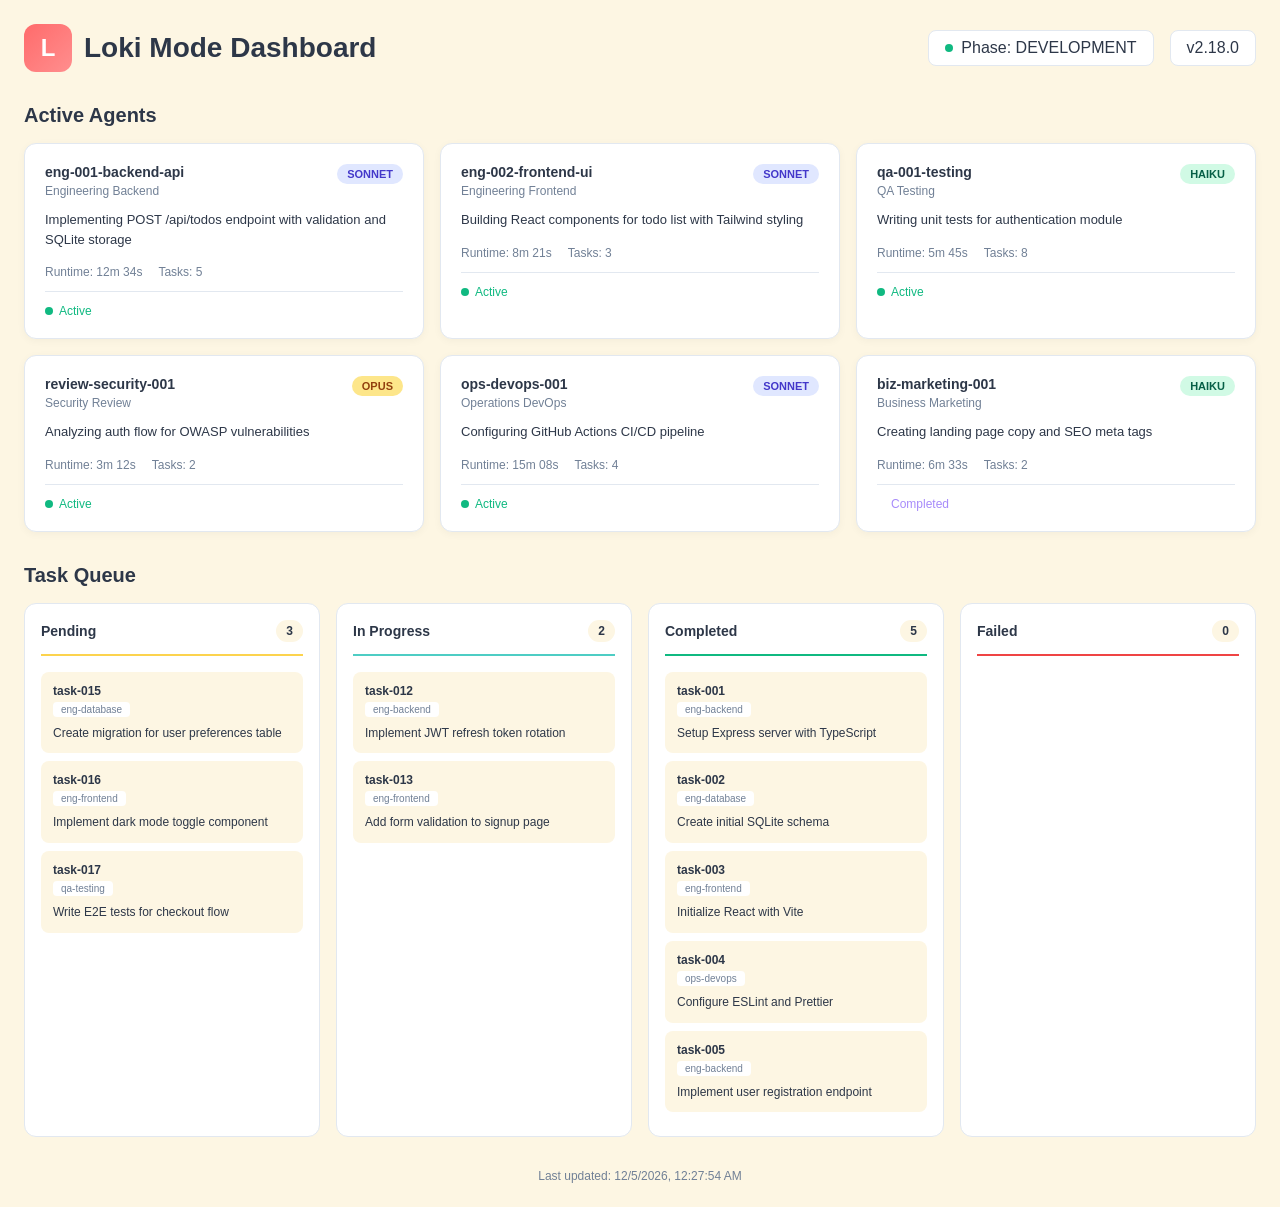
<file: .agent/skills/loki-mode/autonomy/.loki/dashboard/index.html>
<!DOCTYPE html>
<html lang="en">
<head>
    <meta charset="UTF-8">
    <meta name="viewport" content="width=device-width, initial-scale=1.0">
    <title>Loki Mode Dashboard</title>
    <style>
        :root {
            --bg-cream: #FDF6E3;
            --bg-dark: #1a1a2e;
            --coral: #FF6B6B;
            --coral-light: #FF8E8E;
            --teal: #4ECDC4;
            --purple: #A78BFA;
            --yellow: #FCD34D;
            --green: #10B981;
            --red: #EF4444;
            --text-dark: #2D3748;
            --text-light: #718096;
            --card-bg: #FFFFFF;
            --border: #E2E8F0;
        }

        * {
            margin: 0;
            padding: 0;
            box-sizing: border-box;
        }

        body {
            font-family: -apple-system, BlinkMacSystemFont, 'Segoe UI', Roboto, Oxygen, Ubuntu, sans-serif;
            background: var(--bg-cream);
            color: var(--text-dark);
            min-height: 100vh;
            padding: 24px;
        }

        .header {
            display: flex;
            justify-content: space-between;
            align-items: center;
            margin-bottom: 32px;
        }

        .logo {
            display: flex;
            align-items: center;
            gap: 12px;
        }

        .logo-icon {
            width: 48px;
            height: 48px;
            background: linear-gradient(135deg, var(--coral), var(--coral-light));
            border-radius: 12px;
            display: flex;
            align-items: center;
            justify-content: center;
            font-size: 24px;
            color: white;
            font-weight: bold;
        }

        .logo-text {
            font-size: 28px;
            font-weight: 700;
            color: var(--text-dark);
        }

        .status-bar {
            display: flex;
            gap: 16px;
            align-items: center;
        }

        .status-item {
            display: flex;
            align-items: center;
            gap: 8px;
            padding: 8px 16px;
            background: var(--card-bg);
            border-radius: 8px;
            border: 1px solid var(--border);
        }

        .status-dot {
            width: 8px;
            height: 8px;
            border-radius: 50%;
        }

        .status-dot.active { background: var(--green); }
        .status-dot.warning { background: var(--yellow); }
        .status-dot.error { background: var(--red); }

        .section {
            margin-bottom: 32px;
        }

        .section-title {
            font-size: 20px;
            font-weight: 600;
            margin-bottom: 16px;
            color: var(--text-dark);
        }

        .agents-grid {
            display: grid;
            grid-template-columns: repeat(auto-fill, minmax(320px, 1fr));
            gap: 16px;
        }

        .agent-card {
            background: var(--card-bg);
            border-radius: 12px;
            padding: 20px;
            border: 1px solid var(--border);
            box-shadow: 0 2px 8px rgba(0,0,0,0.04);
        }

        .agent-header {
            display: flex;
            justify-content: space-between;
            align-items: flex-start;
            margin-bottom: 12px;
        }

        .agent-id {
            font-weight: 600;
            font-size: 14px;
            color: var(--text-dark);
        }

        .agent-type {
            font-size: 12px;
            color: var(--text-light);
            margin-top: 4px;
        }

        .model-badge {
            padding: 4px 10px;
            border-radius: 12px;
            font-size: 11px;
            font-weight: 600;
            text-transform: uppercase;
        }

        .model-badge.sonnet {
            background: #E0E7FF;
            color: #4338CA;
        }

        .model-badge.haiku {
            background: #D1FAE5;
            color: #065F46;
        }

        .model-badge.opus {
            background: #FDE68A;
            color: #92400E;
        }

        .agent-work {
            font-size: 13px;
            color: var(--text-dark);
            line-height: 1.5;
            margin-bottom: 16px;
        }

        .agent-stats {
            display: flex;
            gap: 16px;
            font-size: 12px;
            color: var(--text-light);
        }

        .stat {
            display: flex;
            align-items: center;
            gap: 4px;
        }

        .agent-status {
            display: flex;
            align-items: center;
            gap: 6px;
            font-size: 12px;
            margin-top: 12px;
            padding-top: 12px;
            border-top: 1px solid var(--border);
        }

        .status-active {
            color: var(--green);
        }

        .status-completed {
            color: var(--purple);
        }

        /* Task Queue Section */
        .queue-columns {
            display: grid;
            grid-template-columns: repeat(4, 1fr);
            gap: 16px;
        }

        .queue-column {
            background: var(--card-bg);
            border-radius: 12px;
            padding: 16px;
            border: 1px solid var(--border);
            min-height: 300px;
        }

        .queue-header {
            display: flex;
            justify-content: space-between;
            align-items: center;
            margin-bottom: 16px;
            padding-bottom: 12px;
            border-bottom: 2px solid var(--border);
        }

        .queue-title {
            font-weight: 600;
            font-size: 14px;
        }

        .queue-count {
            background: var(--bg-cream);
            padding: 4px 10px;
            border-radius: 12px;
            font-size: 12px;
            font-weight: 600;
        }

        .queue-column.pending .queue-header { border-color: var(--yellow); }
        .queue-column.in-progress .queue-header { border-color: var(--teal); }
        .queue-column.completed .queue-header { border-color: var(--green); }
        .queue-column.failed .queue-header { border-color: var(--red); }

        .task-card {
            background: var(--bg-cream);
            border-radius: 8px;
            padding: 12px;
            margin-bottom: 8px;
            font-size: 12px;
        }

        .task-id {
            font-weight: 600;
            color: var(--text-dark);
            margin-bottom: 4px;
        }

        .task-type {
            display: inline-block;
            padding: 2px 8px;
            background: var(--card-bg);
            border-radius: 4px;
            font-size: 10px;
            color: var(--text-light);
            margin-bottom: 8px;
        }

        .task-desc {
            color: var(--text-dark);
            line-height: 1.4;
        }

        .last-updated {
            text-align: center;
            color: var(--text-light);
            font-size: 12px;
            margin-top: 24px;
        }

        @media (max-width: 1024px) {
            .queue-columns {
                grid-template-columns: repeat(2, 1fr);
            }
        }

        @media (max-width: 640px) {
            .queue-columns {
                grid-template-columns: 1fr;
            }
            .agents-grid {
                grid-template-columns: 1fr;
            }
        }
    </style>
</head>
<body>
    <div class="header">
        <div class="logo">
            <div class="logo-icon">L</div>
            <span class="logo-text">Loki Mode Dashboard</span>
        </div>
        <div class="status-bar">
            <div class="status-item">
                <div class="status-dot active"></div>
                <span>Phase: DEVELOPMENT</span>
            </div>
            <div class="status-item">
                <span>v2.18.0</span>
            </div>
        </div>
    </div>

    <div class="section" id="agents-section">
        <h2 class="section-title">Active Agents</h2>
        <div class="agents-grid" id="agents-grid">
            <!-- Agent cards populated by JS -->
        </div>
    </div>

    <div class="section" id="queue-section">
        <h2 class="section-title">Task Queue</h2>
        <div class="queue-columns" id="queue-columns">
            <div class="queue-column pending">
                <div class="queue-header">
                    <span class="queue-title">Pending</span>
                    <span class="queue-count" id="pending-count">0</span>
                </div>
                <div id="pending-tasks"></div>
            </div>
            <div class="queue-column in-progress">
                <div class="queue-header">
                    <span class="queue-title">In Progress</span>
                    <span class="queue-count" id="in-progress-count">0</span>
                </div>
                <div id="in-progress-tasks"></div>
            </div>
            <div class="queue-column completed">
                <div class="queue-header">
                    <span class="queue-title">Completed</span>
                    <span class="queue-count" id="completed-count">0</span>
                </div>
                <div id="completed-tasks"></div>
            </div>
            <div class="queue-column failed">
                <div class="queue-header">
                    <span class="queue-title">Failed</span>
                    <span class="queue-count" id="failed-count">0</span>
                </div>
                <div id="failed-tasks"></div>
            </div>
        </div>
    </div>

    <div class="last-updated" id="last-updated">
        Last updated: --
    </div>

    <script>
        // Demo data for screenshots
        const demoAgents = [
            {
                id: 'eng-001-backend-api',
                type: 'Engineering Backend',
                model: 'sonnet',
                work: 'Implementing POST /api/todos endpoint with validation and SQLite storage',
                runtime: '12m 34s',
                tasks: 5,
                status: 'active'
            },
            {
                id: 'eng-002-frontend-ui',
                type: 'Engineering Frontend',
                model: 'sonnet',
                work: 'Building React components for todo list with Tailwind styling',
                runtime: '8m 21s',
                tasks: 3,
                status: 'active'
            },
            {
                id: 'qa-001-testing',
                type: 'QA Testing',
                model: 'haiku',
                work: 'Writing unit tests for authentication module',
                runtime: '5m 45s',
                tasks: 8,
                status: 'active'
            },
            {
                id: 'review-security-001',
                type: 'Security Review',
                model: 'opus',
                work: 'Analyzing auth flow for OWASP vulnerabilities',
                runtime: '3m 12s',
                tasks: 2,
                status: 'active'
            },
            {
                id: 'ops-devops-001',
                type: 'Operations DevOps',
                model: 'sonnet',
                work: 'Configuring GitHub Actions CI/CD pipeline',
                runtime: '15m 08s',
                tasks: 4,
                status: 'active'
            },
            {
                id: 'biz-marketing-001',
                type: 'Business Marketing',
                model: 'haiku',
                work: 'Creating landing page copy and SEO meta tags',
                runtime: '6m 33s',
                tasks: 2,
                status: 'completed'
            }
        ];

        const demoTasks = {
            pending: [
                { id: 'task-015', type: 'eng-database', desc: 'Create migration for user preferences table' },
                { id: 'task-016', type: 'eng-frontend', desc: 'Implement dark mode toggle component' },
                { id: 'task-017', type: 'qa-testing', desc: 'Write E2E tests for checkout flow' }
            ],
            inProgress: [
                { id: 'task-012', type: 'eng-backend', desc: 'Implement JWT refresh token rotation' },
                { id: 'task-013', type: 'eng-frontend', desc: 'Add form validation to signup page' }
            ],
            completed: [
                { id: 'task-001', type: 'eng-backend', desc: 'Setup Express server with TypeScript' },
                { id: 'task-002', type: 'eng-database', desc: 'Create initial SQLite schema' },
                { id: 'task-003', type: 'eng-frontend', desc: 'Initialize React with Vite' },
                { id: 'task-004', type: 'ops-devops', desc: 'Configure ESLint and Prettier' },
                { id: 'task-005', type: 'eng-backend', desc: 'Implement user registration endpoint' }
            ],
            failed: []
        };

        function renderAgents() {
            const grid = document.getElementById('agents-grid');
            grid.innerHTML = demoAgents.map(agent => `
                <div class="agent-card">
                    <div class="agent-header">
                        <div>
                            <div class="agent-id">${agent.id}</div>
                            <div class="agent-type">${agent.type}</div>
                        </div>
                        <span class="model-badge ${agent.model}">${agent.model}</span>
                    </div>
                    <div class="agent-work">${agent.work}</div>
                    <div class="agent-stats">
                        <span class="stat">Runtime: ${agent.runtime}</span>
                        <span class="stat">Tasks: ${agent.tasks}</span>
                    </div>
                    <div class="agent-status ${agent.status === 'active' ? 'status-active' : 'status-completed'}">
                        <div class="status-dot ${agent.status === 'active' ? 'active' : ''}"></div>
                        ${agent.status === 'active' ? 'Active' : 'Completed'}
                    </div>
                </div>
            `).join('');
        }

        function renderTasks() {
            const renderTaskList = (tasks, containerId) => {
                const container = document.getElementById(containerId);
                container.innerHTML = tasks.map(task => `
                    <div class="task-card">
                        <div class="task-id">${task.id}</div>
                        <span class="task-type">${task.type}</span>
                        <div class="task-desc">${task.desc}</div>
                    </div>
                `).join('');
            };

            renderTaskList(demoTasks.pending, 'pending-tasks');
            renderTaskList(demoTasks.inProgress, 'in-progress-tasks');
            renderTaskList(demoTasks.completed.slice(0, 5), 'completed-tasks');
            renderTaskList(demoTasks.failed, 'failed-tasks');

            document.getElementById('pending-count').textContent = demoTasks.pending.length;
            document.getElementById('in-progress-count').textContent = demoTasks.inProgress.length;
            document.getElementById('completed-count').textContent = demoTasks.completed.length;
            document.getElementById('failed-count').textContent = demoTasks.failed.length;
        }

        function updateTimestamp() {
            const now = new Date().toLocaleString();
            document.getElementById('last-updated').textContent = `Last updated: ${now}`;
        }

        // Initial render
        renderAgents();
        renderTasks();
        updateTimestamp();

        // Auto-refresh every 3 seconds (in production, would fetch real data)
        setInterval(updateTimestamp, 3000);
    </script>
</body>
</html>
</file>
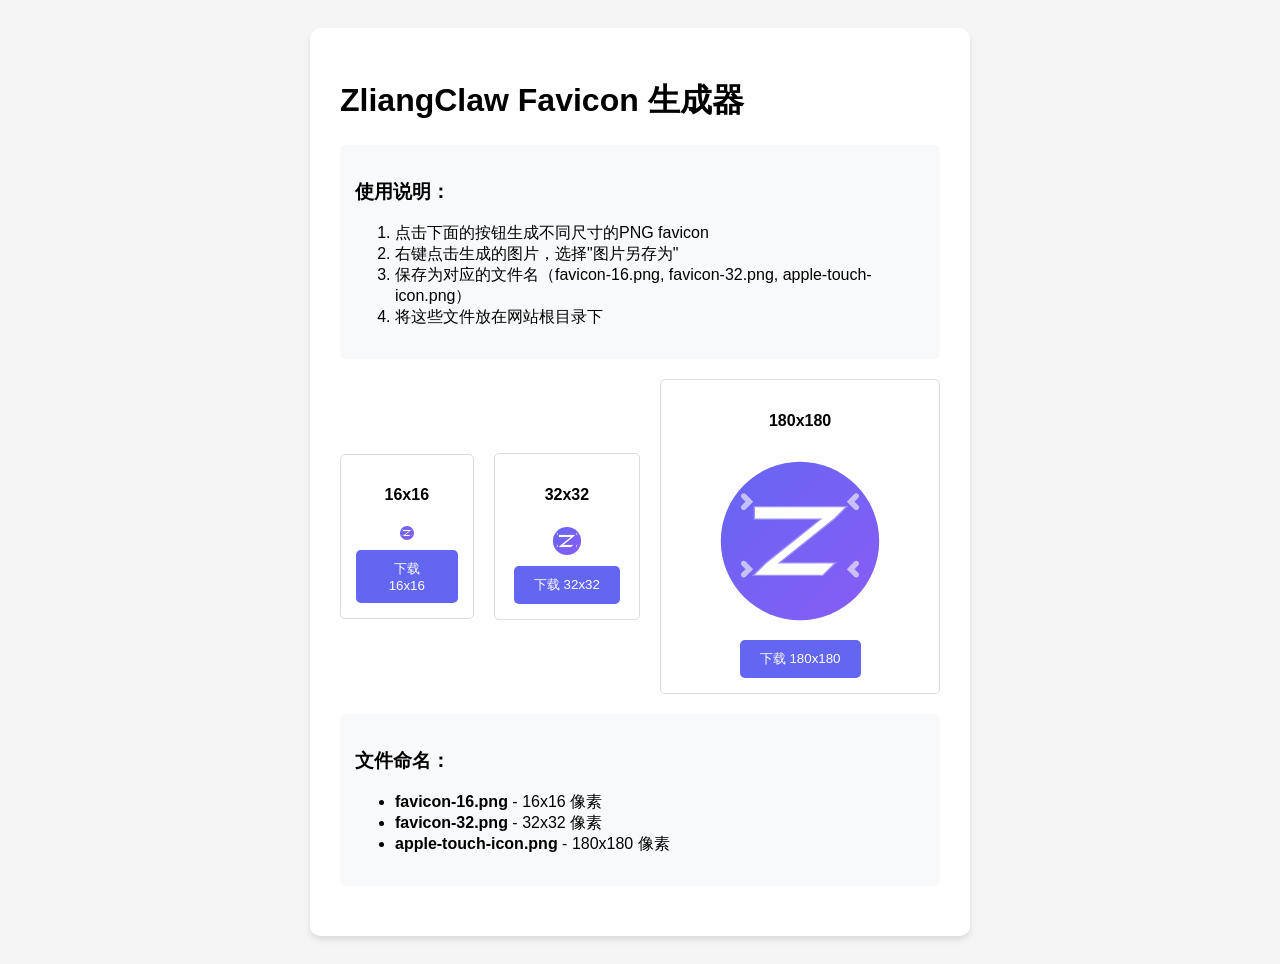
<file: favicon-generator.html>
<!DOCTYPE html>
<html lang="zh-CN">
<head>
    <meta charset="UTF-8">
    <meta name="viewport" content="width=device-width, initial-scale=1.0">
    <title>Favicon 生成器</title>
    <style>
        body {
            font-family: Arial, sans-serif;
            padding: 20px;
            background: #f5f5f5;
        }
        .container {
            max-width: 600px;
            margin: 0 auto;
            background: white;
            padding: 30px;
            border-radius: 10px;
            box-shadow: 0 4px 6px rgba(0,0,0,0.1);
        }
        .favicon-preview {
            display: flex;
            gap: 20px;
            margin: 20px 0;
            align-items: center;
        }
        .size-preview {
            text-align: center;
            padding: 10px;
            border: 1px solid #ddd;
            border-radius: 5px;
        }
        .size-preview img {
            image-rendering: pixelated;
            image-rendering: -moz-crisp-edges;
            image-rendering: crisp-edges;
        }
        button {
            background: #6366f1;
            color: white;
            border: none;
            padding: 10px 20px;
            border-radius: 5px;
            cursor: pointer;
            margin: 5px;
        }
        button:hover {
            background: #4f46e5;
        }
        .instructions {
            background: #f8f9fa;
            padding: 15px;
            border-radius: 5px;
            margin: 20px 0;
        }
    </style>
</head>
<body>
    <div class="container">
        <h1>ZliangClaw Favicon 生成器</h1>
        
        <div class="instructions">
            <h3>使用说明：</h3>
            <ol>
                <li>点击下面的按钮生成不同尺寸的PNG favicon</li>
                <li>右键点击生成的图片，选择"图片另存为"</li>
                <li>保存为对应的文件名（favicon-16.png, favicon-32.png, apple-touch-icon.png）</li>
                <li>将这些文件放在网站根目录下</li>
            </ol>
        </div>

        <div class="favicon-preview">
            <div class="size-preview">
                <h4>16x16</h4>
                <canvas id="favicon16" width="16" height="16"></canvas>
                <button onclick="downloadFavicon(16)">下载 16x16</button>
            </div>
            
            <div class="size-preview">
                <h4>32x32</h4>
                <canvas id="favicon32" width="32" height="32"></canvas>
                <button onclick="downloadFavicon(32)">下载 32x32</button>
            </div>
            
            <div class="size-preview">
                <h4>180x180</h4>
                <canvas id="appleTouch" width="180" height="180"></canvas>
                <button onclick="downloadFavicon(180)">下载 180x180</button>
            </div>
        </div>

        <div class="instructions">
            <h3>文件命名：</h3>
            <ul>
                <li><strong>favicon-16.png</strong> - 16x16 像素</li>
                <li><strong>favicon-32.png</strong> - 32x32 像素</li>
                <li><strong>apple-touch-icon.png</strong> - 180x180 像素</li>
            </ul>
        </div>
    </div>

    <script>
        function drawFavicon(canvas, size) {
            const ctx = canvas.getContext('2d');
            
            // Clear canvas
            ctx.clearRect(0, 0, size, size);
            
            // Create gradient background
            const gradient = ctx.createLinearGradient(0, 0, size, size);
            gradient.addColorStop(0, '#6366f1');
            gradient.addColorStop(1, '#8b5cf6');
            
            // Draw circle background
            ctx.beginPath();
            ctx.arc(size/2, size/2, size * 0.44, 0, 2 * Math.PI);
            ctx.fillStyle = gradient;
            ctx.fill();
            
            // Draw "Z" letter
            ctx.fillStyle = '#ffffff';
            ctx.strokeStyle = 'rgba(255,255,255,0.3)';
            ctx.lineWidth = size * 0.015;
            
            const scale = size / 32;
            const zPath = [
                [8, 10], [24, 10], [22, 12], [12, 20], [22, 20], [20, 22], [8, 22], [10, 20], [20, 12], [8, 12]
            ];
            
            ctx.beginPath();
            ctx.moveTo(zPath[0][0] * scale, zPath[0][1] * scale);
            for (let i = 1; i < zPath.length; i++) {
                ctx.lineTo(zPath[i][0] * scale, zPath[i][1] * scale);
            }
            ctx.closePath();
            ctx.fill();
            ctx.stroke();
            
            // Draw claw accents
            ctx.strokeStyle = 'rgba(255,255,255,0.6)';
            ctx.lineWidth = size * 0.03;
            ctx.lineCap = 'round';
            
            const claws = [
                [[6, 8], [7, 9], [6, 10]],
                [[26, 8], [25, 9], [26, 10]],
                [[6, 22], [7, 21], [6, 20]],
                [[26, 22], [25, 21], [26, 20]]
            ];
            
            claws.forEach(claw => {
                ctx.beginPath();
                ctx.moveTo(claw[0][0] * scale, claw[0][1] * scale);
                ctx.lineTo(claw[1][0] * scale, claw[1][1] * scale);
                ctx.lineTo(claw[2][0] * scale, claw[2][1] * scale);
                ctx.stroke();
            });
        }
        
        function downloadFavicon(size) {
            const canvas = document.getElementById(`favicon${size}`) || document.getElementById('appleTouch');
            const link = document.createElement('a');
            const filename = size === 16 ? 'favicon-16.png' : 
                           size === 32 ? 'favicon-32.png' : 
                           'apple-touch-icon.png';
            
            link.download = filename;
            link.href = canvas.toDataURL();
            link.click();
        }
        
        // Initialize canvases
        window.onload = function() {
            drawFavicon(document.getElementById('favicon16'), 16);
            drawFavicon(document.getElementById('favicon32'), 32);
            drawFavicon(document.getElementById('appleTouch'), 180);
        };
    </script>
</body>
</html>
</file>
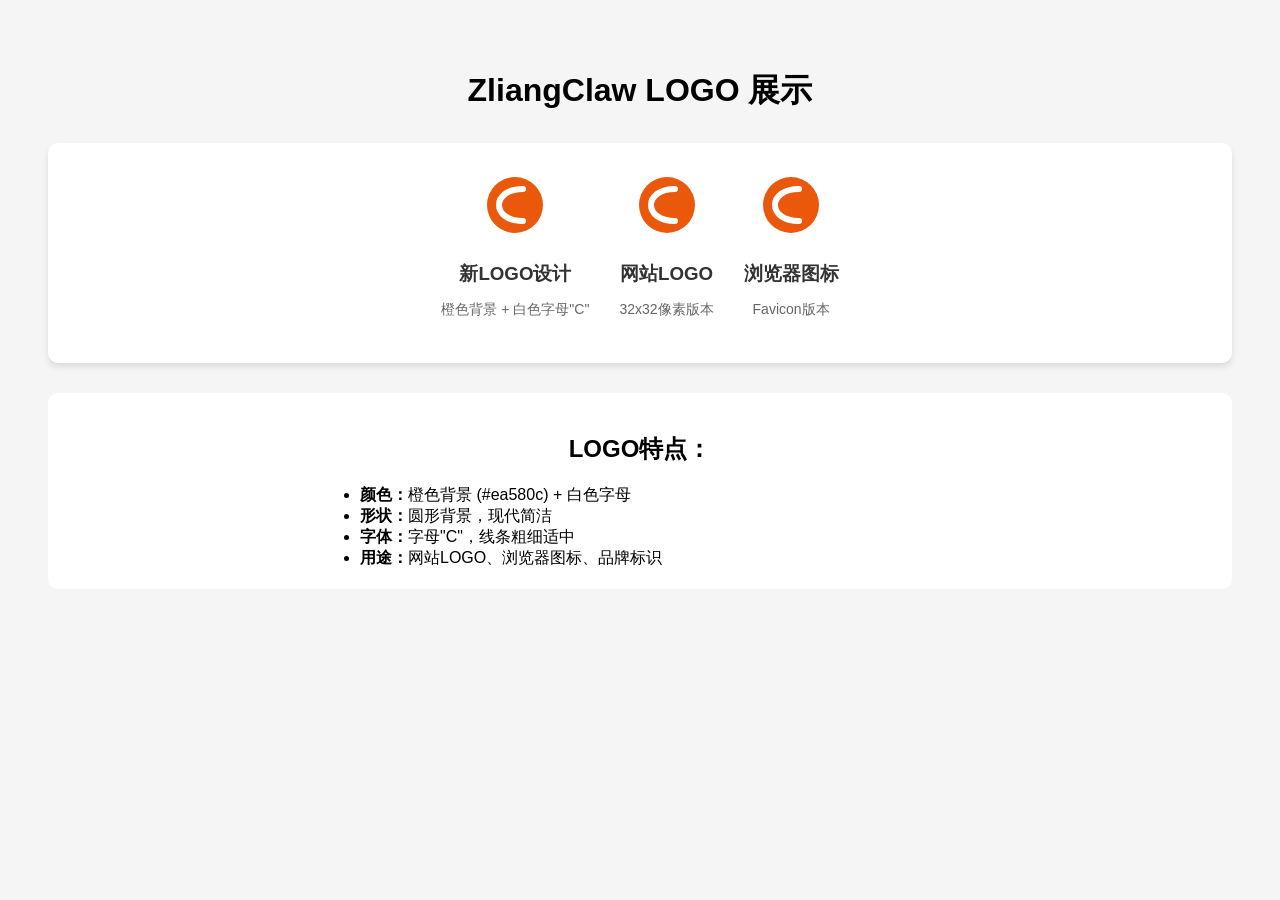
<file: logo-test.html>
<!DOCTYPE html>
<html lang="zh-CN">
<head>
    <meta charset="UTF-8">
    <meta name="viewport" content="width=device-width, initial-scale=1.0">
    <title>LOGO测试 - ZliangClaw</title>
    
    <!-- Favicon -->
    <link rel="icon" type="image/svg+xml" href="data:image/svg+xml,%3Csvg width='32' height='32' viewBox='0 0 32 32' fill='none' xmlns='http://www.w3.org/2000/svg'%3E%3Ccircle cx='16' cy='16' r='14' fill='%23ea580c'/%3E%3Cpath d='M20 8 C 12 8, 8 12, 8 16 C 8 20, 12 24, 20 24' stroke='white' stroke-width='3' fill='none' stroke-linecap='round'/%3E%3C/svg%3E">
    
    <style>
        body {
            font-family: Arial, sans-serif;
            padding: 40px;
            background: #f5f5f5;
            text-align: center;
        }
        .logo-showcase {
            display: flex;
            justify-content: center;
            align-items: center;
            gap: 30px;
            margin: 30px 0;
            padding: 30px;
            background: white;
            border-radius: 10px;
            box-shadow: 0 4px 6px rgba(0,0,0,0.1);
        }
        .logo-item {
            text-align: center;
        }
        .logo-item svg {
            width: 64px;
            height: 64px;
            margin-bottom: 10px;
        }
        .logo-item h3 {
            margin: 10px 0 5px 0;
            color: #333;
        }
        .logo-item p {
            color: #666;
            font-size: 14px;
        }
    </style>
</head>
<body>
    <h1>ZliangClaw LOGO 展示</h1>
    
    <div class="logo-showcase">
        <div class="logo-item">
            <svg width="64" height="64" viewBox="0 0 32 32" fill="none" xmlns="http://www.w3.org/2000/svg">
                <circle cx="16" cy="16" r="14" fill="#ea580c"/>
                <path d="M20 8 C 12 8, 8 12, 8 16 C 8 20, 12 24, 20 24" 
                      stroke="white" 
                      stroke-width="3" 
                      fill="none" 
                      stroke-linecap="round"/>
            </svg>
            <h3>新LOGO设计</h3>
            <p>橙色背景 + 白色字母"C"</p>
        </div>
        
        <div class="logo-item">
            <svg width="64" height="64" viewBox="0 0 32 32" fill="none" xmlns="http://www.w3.org/2000/svg">
                <circle cx="16" cy="16" r="14" fill="#ea580c"/>
                <path d="M20 8 C 12 8, 8 12, 8 16 C 8 20, 12 24, 20 24" 
                      stroke="white" 
                      stroke-width="3" 
                      fill="none" 
                      stroke-linecap="round"/>
            </svg>
            <h3>网站LOGO</h3>
            <p>32x32像素版本</p>
        </div>
        
        <div class="logo-item">
            <svg width="64" height="64" viewBox="0 0 32 32" fill="none" xmlns="http://www.w3.org/2000/svg">
                <circle cx="16" cy="16" r="14" fill="#ea580c"/>
                <path d="M20 8 C 12 8, 8 12, 8 16 C 8 20, 12 24, 20 24" 
                      stroke="white" 
                      stroke-width="3" 
                      fill="none" 
                      stroke-linecap="round"/>
            </svg>
            <h3>浏览器图标</h3>
            <p>Favicon版本</p>
        </div>
    </div>
    
    <div style="margin-top: 30px; padding: 20px; background: white; border-radius: 10px;">
        <h2>LOGO特点：</h2>
        <ul style="text-align: left; max-width: 600px; margin: 0 auto;">
            <li><strong>颜色：</strong>橙色背景 (#ea580c) + 白色字母</li>
            <li><strong>形状：</strong>圆形背景，现代简洁</li>
            <li><strong>字体：</strong>字母"C"，线条粗细适中</li>
            <li><strong>用途：</strong>网站LOGO、浏览器图标、品牌标识</li>
        </ul>
    </div>
</body>
</html>
</file>
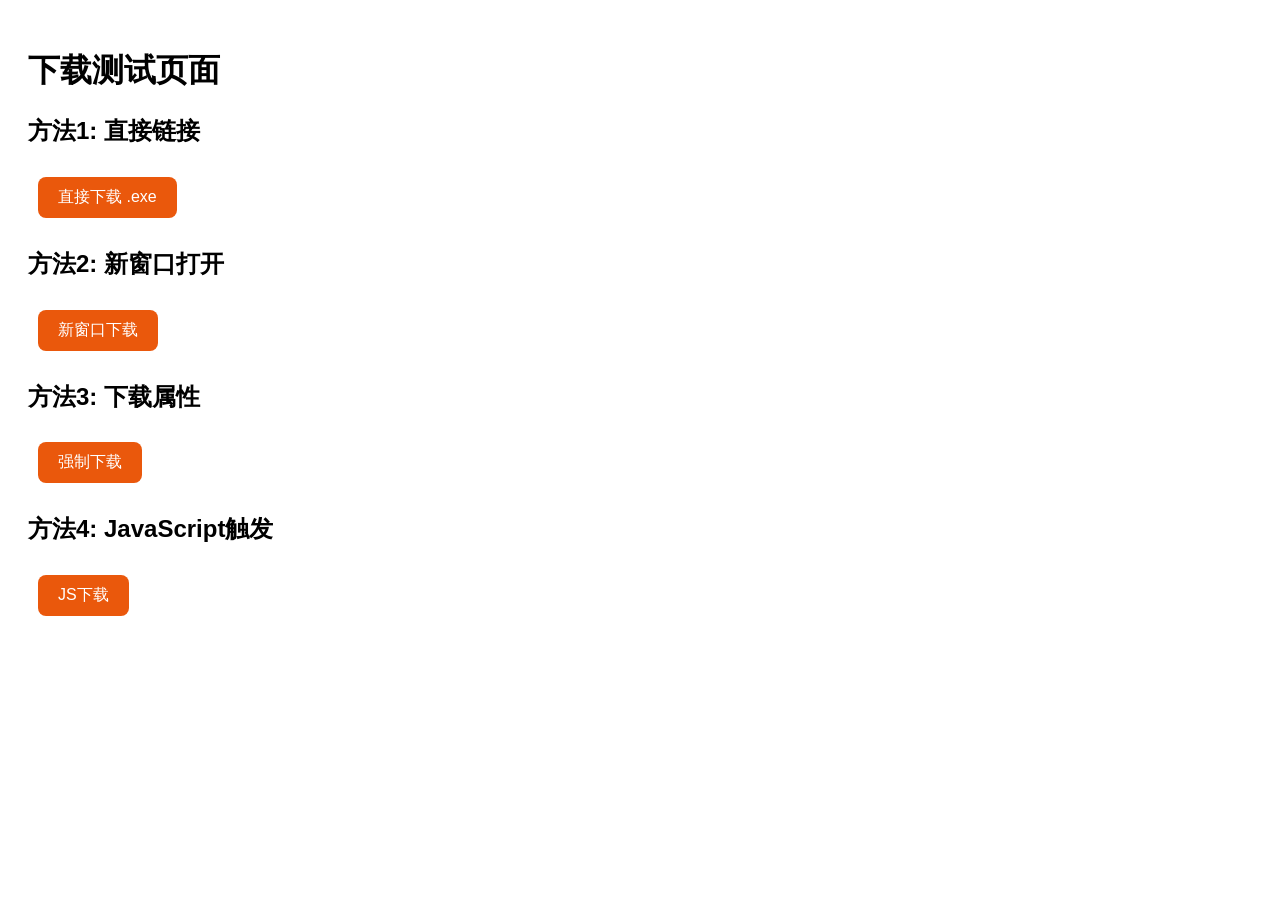
<file: test-download.html>
<!DOCTYPE html>
<html lang="zh-CN">
<head>
    <meta charset="UTF-8">
    <meta name="viewport" content="width=device-width, initial-scale=1.0">
    <title>下载测试</title>
    <style>
        body { font-family: Arial, sans-serif; padding: 20px; }
        .btn { 
            display: inline-block; 
            padding: 10px 20px; 
            background: #ea580c; 
            color: white; 
            text-decoration: none; 
            border-radius: 8px; 
            margin: 10px;
        }
        .btn:hover { background: #c2410c; }
    </style>
</head>
<body>
    <h1>下载测试页面</h1>
    
    <h2>方法1: 直接链接</h2>
    <a href="https://gh-proxy.org/https://github.com/lizhouliang/zliangclawUpdate/releases/latest/download/ZliangClaw_1.0.1_x64-setup.exe" class="btn">直接下载 .exe</a>
    
    <h2>方法2: 新窗口打开</h2>
    <a href="https://gh-proxy.org/https://github.com/lizhouliang/zliangclawUpdate/releases/latest/download/ZliangClaw_1.0.1_x64-setup.exe" class="btn" target="_blank">新窗口下载</a>
    
    <h2>方法3: 下载属性</h2>
    <a href="https://gh-proxy.org/https://github.com/lizhouliang/zliangclawUpdate/releases/latest/download/ZliangClaw_1.0.1_x64-setup.exe" class="btn" download>强制下载</a>
    
    <h2>方法4: JavaScript触发</h2>
    <a href="#" class="btn" onclick="window.location.href='https://gh-proxy.org/https://github.com/lizhouliang/zliangclawUpdate/releases/latest/download/ZliangClaw_1.0.1_x64-setup.exe'">JS下载</a>
    
    <script>
        console.log('页面加载完成');
    </script>
</body>
</html>
</file>
